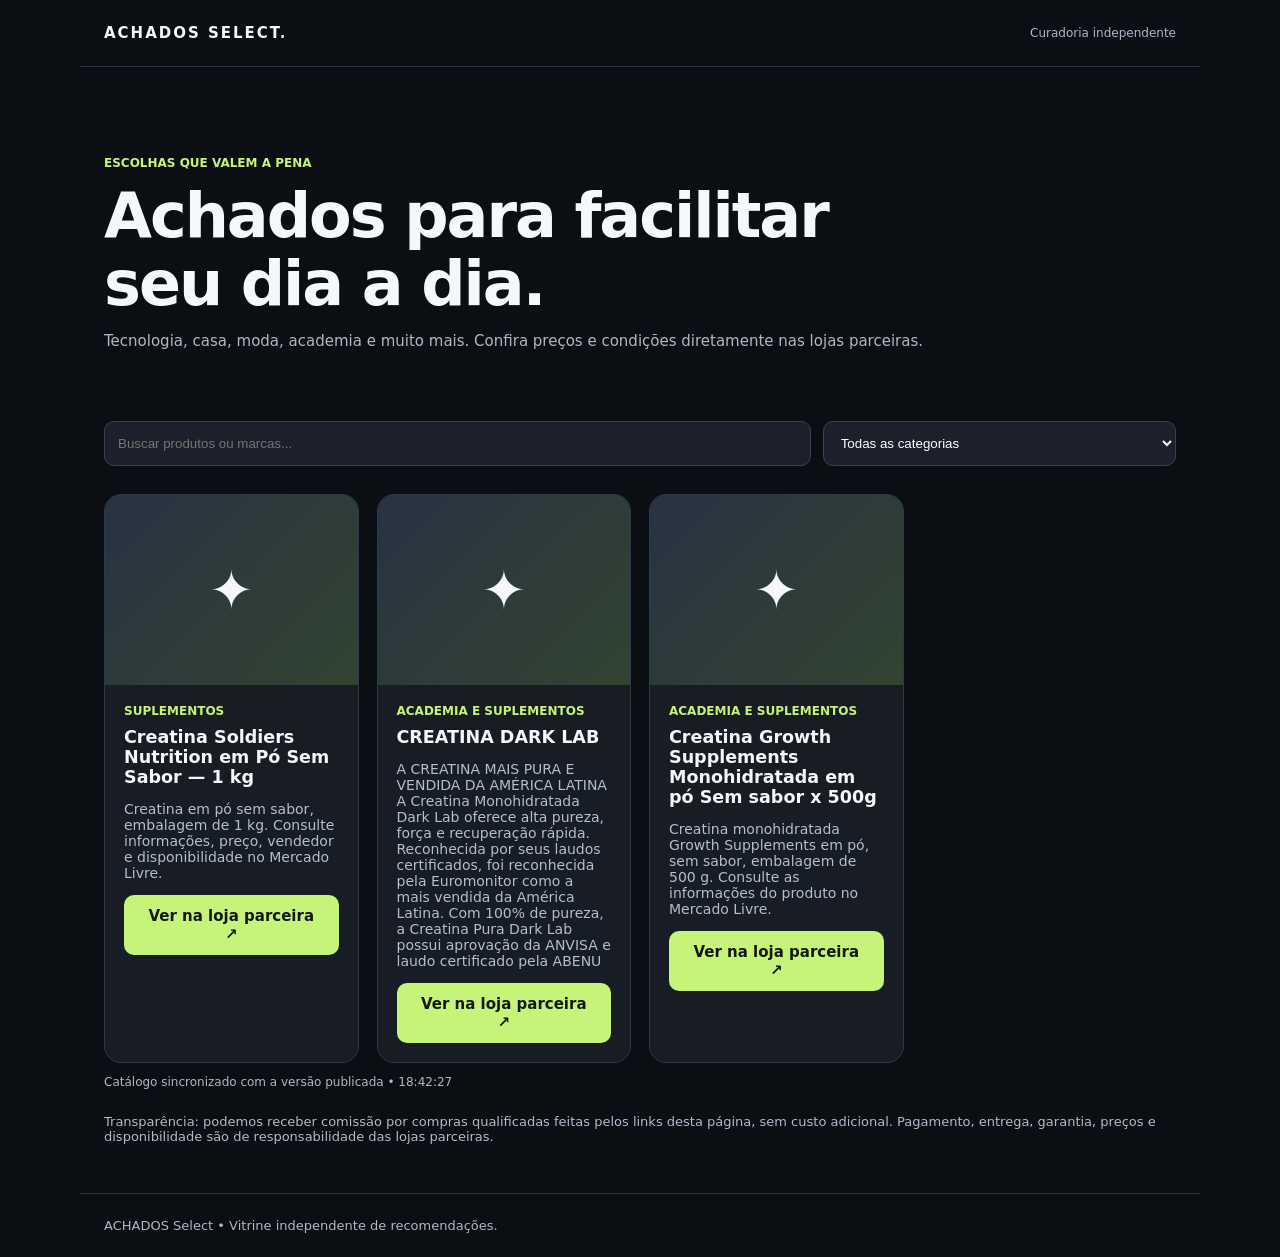
<file: index.html>
<!doctype html><html lang="pt-BR"><head><meta charset="utf-8"><meta name="viewport" content="width=device-width,initial-scale=1"><meta name="description" content="Achados selecionados em tecnologia, moda, casa, beleza e academia."><title>ACHADOS Select — Achados variados</title><link rel="stylesheet" href="./style.css"></head><body><header><div class="brand">ACHADOS SELECT<span class="accent">.</span></div><span class="muted small">Curadoria independente</span></header><main><section class="hero"><div class="tag">ESCOLHAS QUE VALEM A PENA</div><h1>Achados para facilitar seu dia a dia.</h1><p class="muted">Tecnologia, casa, moda, academia e muito mais. Confira preços e condições diretamente nas lojas parceiras.</p></section><div class="controls"><input id="search" aria-label="Pesquisar produtos" placeholder="Buscar produtos ou marcas..."><select id="category" aria-label="Filtrar categoria"><option value="">Todas as categorias</option></select></div><div id="cards" class="cards" aria-live="polite"></div><p id="updated" class="muted small"></p><p class="note">Transparência: podemos receber comissão por compras qualificadas feitas pelos links desta página, sem custo adicional. Pagamento, entrega, garantia, preços e disponibilidade são de responsabilidade das lojas parceiras.</p></main><footer>ACHADOS Select • Vitrine independente de recomendações.</footer><script src="./site.js" defer></script></body></html>
</file>
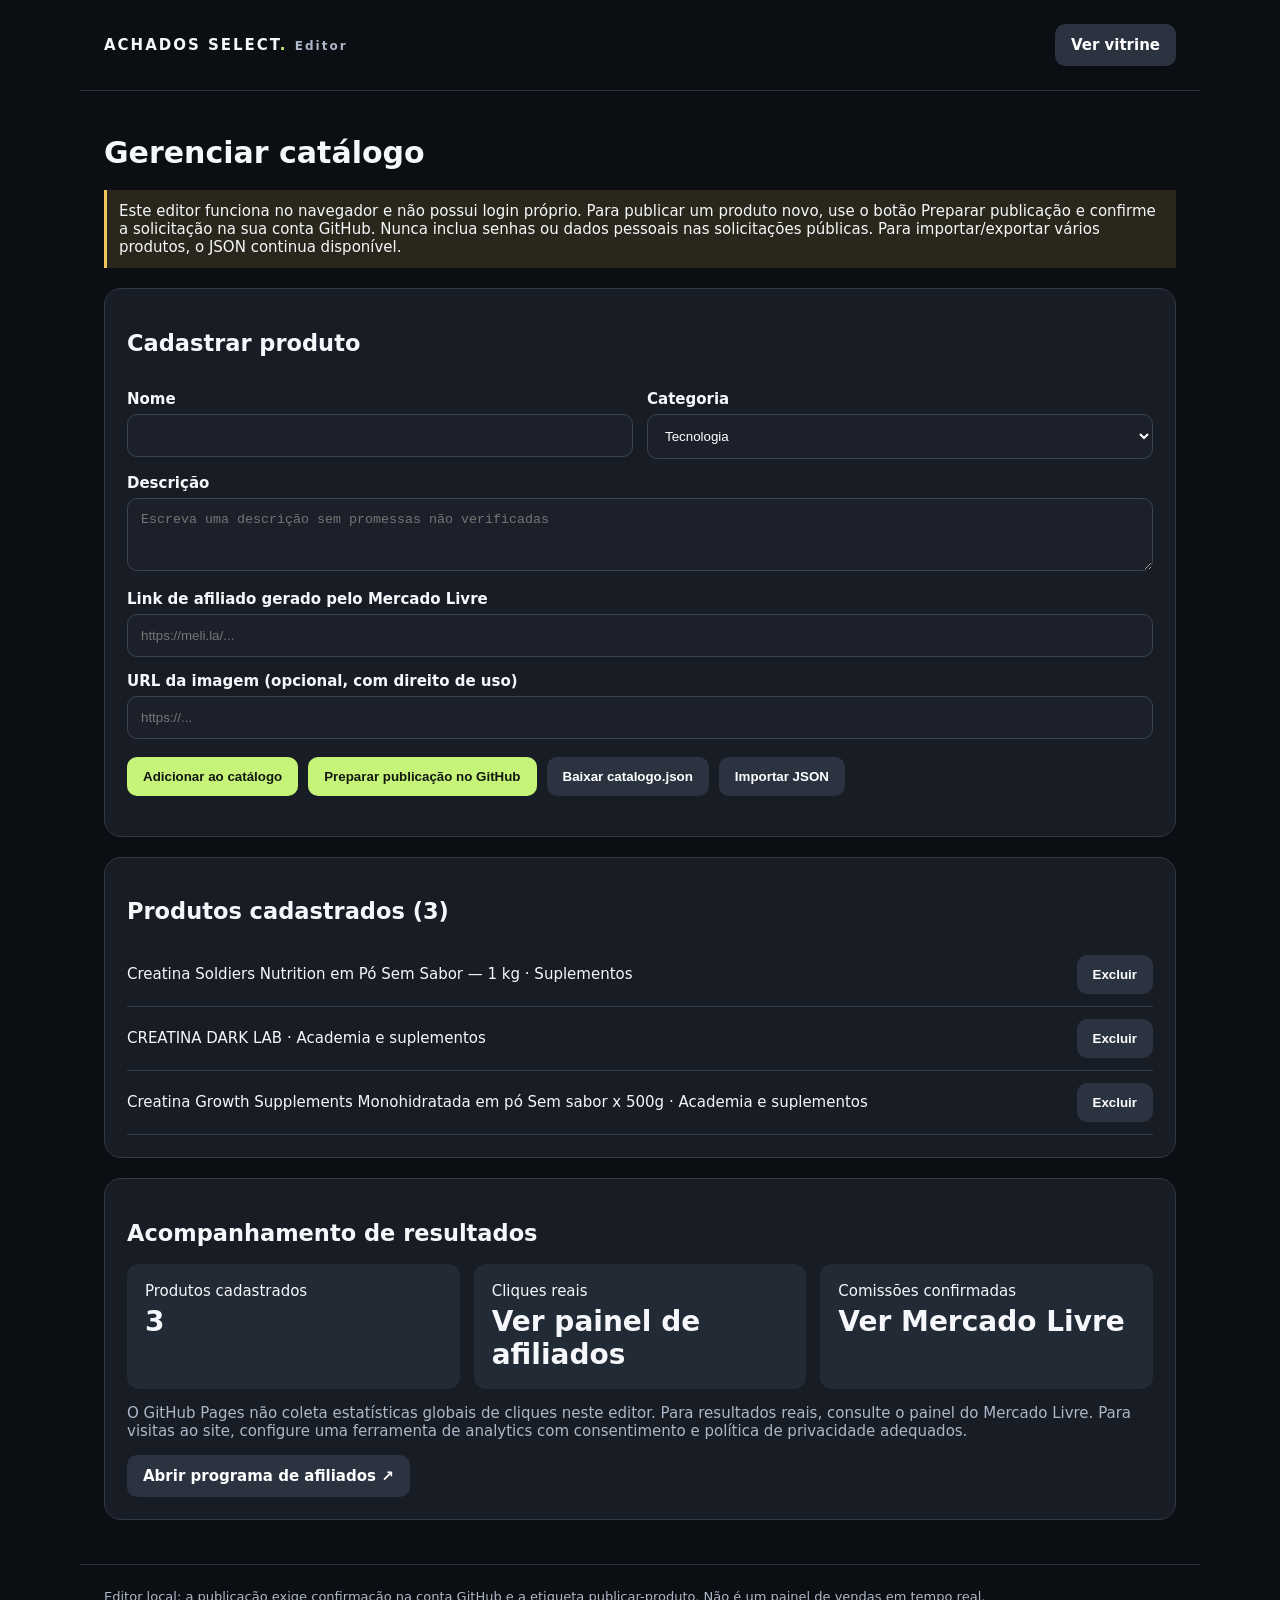
<file: admin.html>
<!doctype html><html lang="pt-BR"><head><meta charset="utf-8"><meta name="viewport" content="width=device-width,initial-scale=1"><title>ACHADOS Select — Editor local</title><link rel="stylesheet" href="./style.css"></head><body><header><div class="brand">ACHADOS SELECT<span class="accent">.</span> <span class="muted small">Editor</span></div><a class="btn secondary" href="./index.html">Ver vitrine</a></header><main><h1>Gerenciar catálogo</h1><p class="warning">Este editor funciona no navegador e não possui login próprio. Para publicar um produto novo, use o botão Preparar publicação e confirme a solicitação na sua conta GitHub. Nunca inclua senhas ou dados pessoais nas solicitações públicas. Para importar/exportar vários produtos, o JSON continua disponível.</p><section class="panel"><h2>Cadastrar produto</h2><form id="form"><div class="grid"><div><label for="name">Nome</label><input id="name" required maxlength="120"></div><div><label for="category">Categoria</label><select id="category"><option>Tecnologia</option><option>Casa e cozinha</option><option>Moda</option><option>Beleza</option><option>Academia e suplementos</option><option>Acessórios</option><option>Outros</option></select></div></div><label for="description">Descrição</label><textarea id="description" rows="3" maxlength="350" placeholder="Escreva uma descrição sem promessas não verificadas"></textarea><label for="url">Link de afiliado gerado pelo Mercado Livre</label><input id="url" type="url" required placeholder="https://meli.la/..."><label for="image">URL da imagem (opcional, com direito de uso)</label><input id="image" type="url" placeholder="https://..."><div class="toolbar"><button type="submit">Adicionar ao catálogo</button><button type="button" id="publish" disabled>Preparar publicação no GitHub</button><button type="button" class="secondary" id="export">Baixar catalogo.json</button><button type="button" class="secondary" id="import">Importar JSON</button><input type="file" id="file" accept=".json,application/json" hidden></div></form><p class="muted small" id="status"></p></section><section class="panel"><h2>Produtos cadastrados <span id="count"></span></h2><div id="entries"></div></section><section class="panel"><h2>Acompanhamento de resultados</h2><div class="grid"><div class="stat">Produtos cadastrados<strong id="metricProducts">0</strong></div><div class="stat">Cliques reais<strong>Ver painel de afiliados</strong></div><div class="stat">Comissões confirmadas<strong>Ver Mercado Livre</strong></div></div><p class="muted">O GitHub Pages não coleta estatísticas globais de cliques neste editor. Para resultados reais, consulte o painel do Mercado Livre. Para visitas ao site, configure uma ferramenta de analytics com consentimento e política de privacidade adequados.</p><a class="btn secondary" href="https://www.mercadolivre.com.br/l/afiliados-home" target="_blank" rel="noopener noreferrer">Abrir programa de afiliados ↗</a></section></main><footer>Editor local: a publicação exige confirmação na conta GitHub e a etiqueta publicar-produto. Não é um painel de vendas em tempo real.</footer><script src="./admin.js" defer></script></body></html>
</file>
<file: style.css>
*{box-sizing:border-box}body{margin:0;background:#0b0e13;color:#f6f7fa;font:15px system-ui,Arial}header,main,footer{max-width:1120px;margin:auto;padding:24px}header{display:flex;align-items:center;justify-content:space-between;border-bottom:1px solid #2d3340}.brand{font-weight:900;letter-spacing:2px}.accent,.tag{color:#c6f478}.hero{padding:65px 0 28px}.hero h1{font-size:clamp(34px,5vw,62px);letter-spacing:-2px;line-height:1.09;max-width:780px;margin:12px 0}.muted{color:#aeb7c8}.controls{display:grid;grid-template-columns:2fr 1fr;gap:12px;margin:28px 0}input,textarea,select{width:100%;padding:13px;background:#1b202a;color:white;border:1px solid #3b4352;border-radius:10px}label{display:block;margin:15px 0 6px;font-weight:600}.cards{display:grid;grid-template-columns:repeat(auto-fill,minmax(240px,1fr));gap:18px}.card,.panel{background:#171c25;border:1px solid #303848;border-radius:17px;overflow:hidden}.photo{height:190px;display:grid;place-items:center;background:linear-gradient(135deg,#293243,#314431);font-size:54px}.photo img{width:100%;height:100%;object-fit:contain}.inside{padding:19px}.tag{font-size:12px;text-transform:uppercase;font-weight:800}.card h3{margin:9px 0}.card p{color:#b4bed0;min-height:55px;font-size:14px}.btn,button{background:#c6f478;color:#121811;border:0;border-radius:10px;padding:12px 16px;font-weight:800;cursor:pointer;text-decoration:none;display:inline-block}.card .btn{display:block;text-align:center}.secondary{background:#2b3340;color:white}.note{color:#b1bbcb;font-size:13px;margin:25px 0}footer{border-top:1px solid #2d3340;color:#aeb7c8;font-size:13px}.panel{padding:22px;margin:20px 0}.grid{display:grid;grid-template-columns:repeat(auto-fit,minmax(210px,1fr));gap:14px}.stat{padding:18px;background:#222a36;border-radius:12px}.stat strong{font-size:28px;display:block;margin-top:5px}.toolbar{display:flex;gap:10px;flex-wrap:wrap;margin:18px 0}.entry{padding:12px 0;border-bottom:1px solid #333c49;display:flex;justify-content:space-between;align-items:center;gap:10px}.small{font-size:12px}.warning{border-left:3px solid #f3c65d;padding:12px;background:#29271c}@media(max-width:650px){.controls{grid-template-columns:1fr}.hero{padding:35px 0 15px}}
</file>
